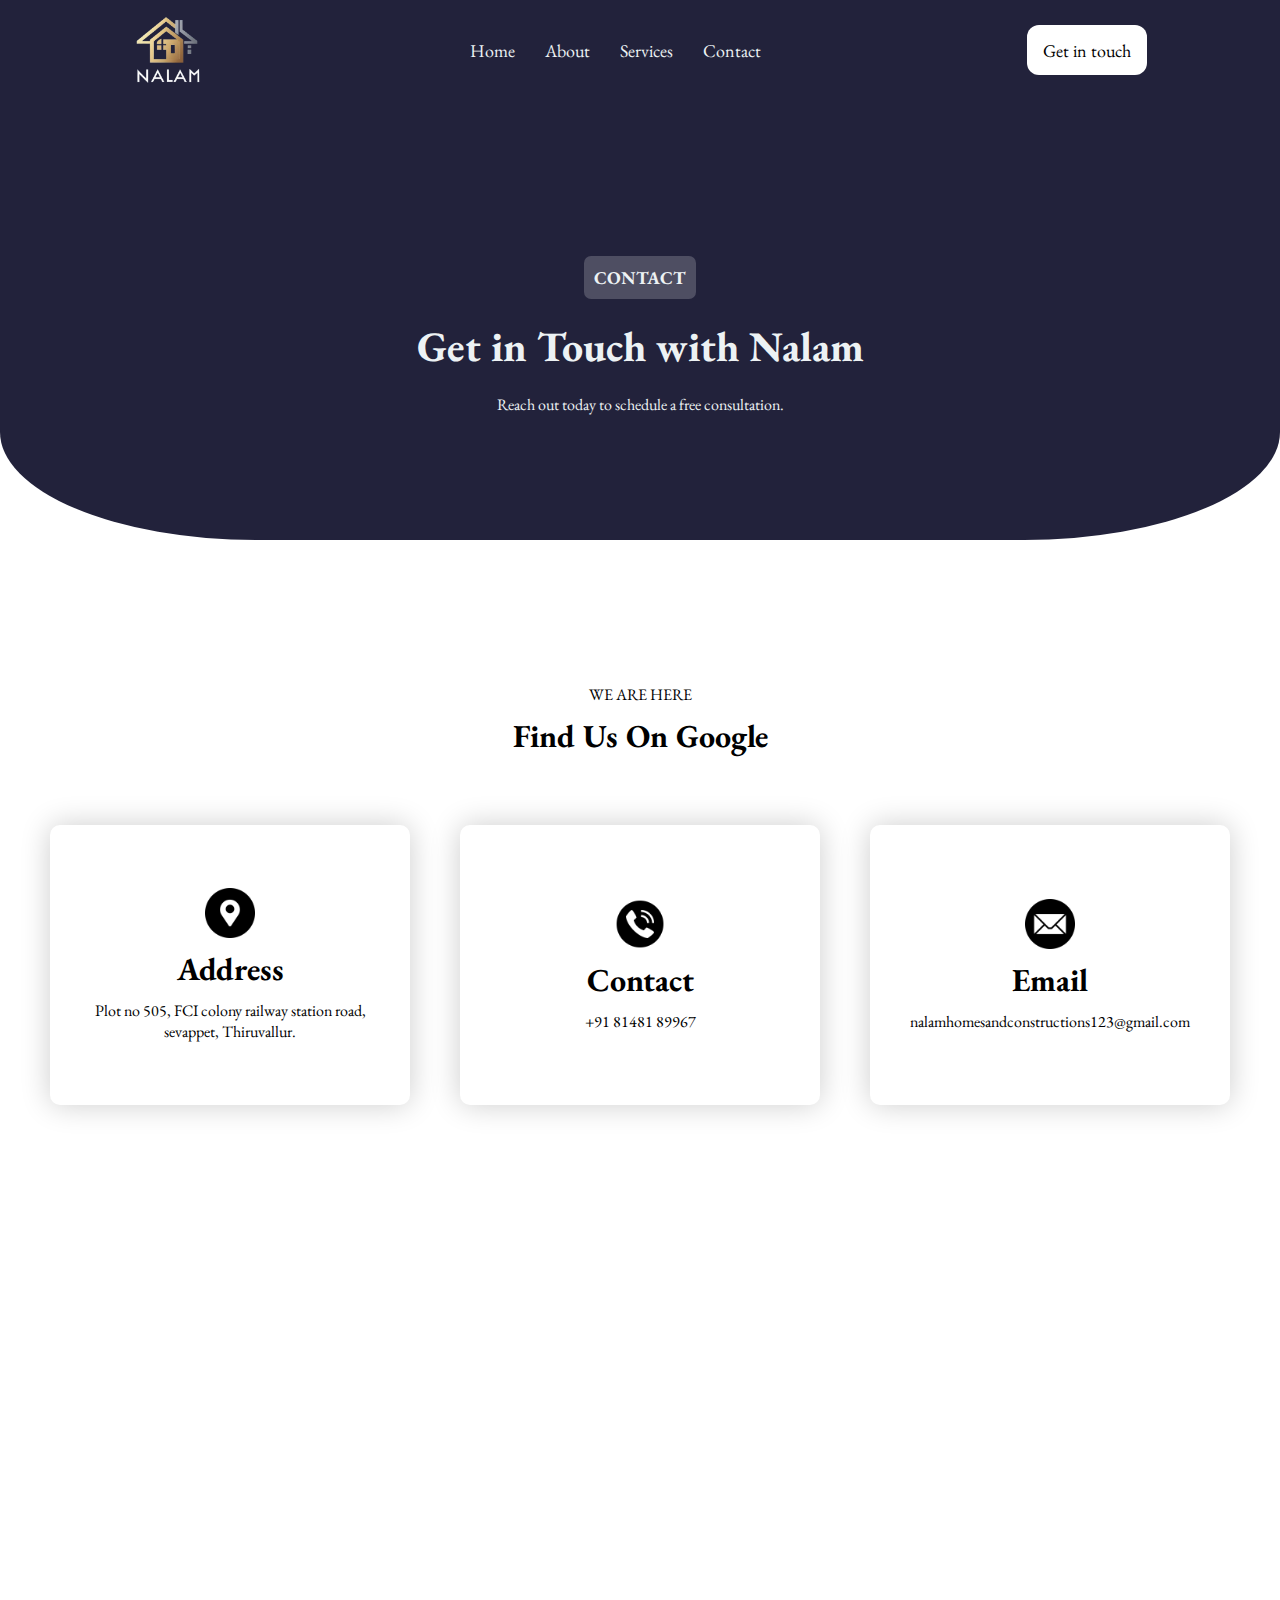
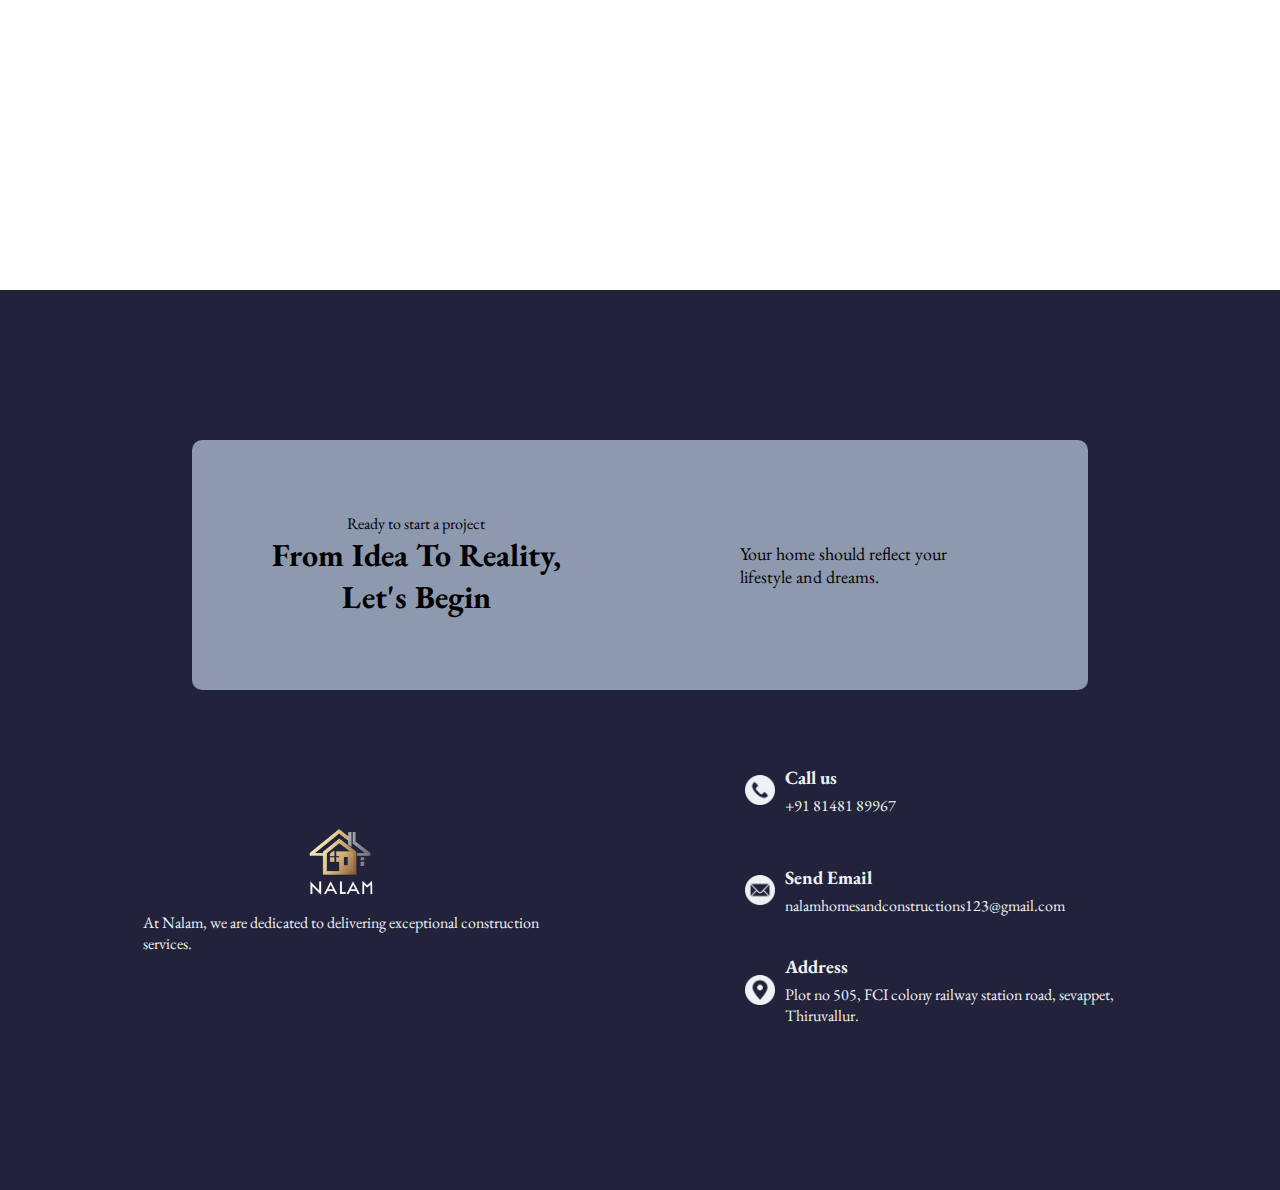
<file: contact.html>
<!DOCTYPE html>
<html lang="en">
<head>
    <meta charset="UTF-8">
    <meta name="viewport" content="width=device-width, initial-scale=1.0">
    <title>Nalam Construction</title>
    <link rel="stylesheet" href="./assets/pages-css/contact.css">
</head>
<body>
    <nav>
        <img src="./assets/img/logo.png" alt="Nalam Constructions Logo" id="logo-nalam">
        <ul>
            <li><a href="./index.html">Home</a></li>
            <li><a href="./about.html">About</a></li>
            <li><a href="./service.html">Services</a></li>
            <li><a href="./contact.html">Contact</a></li>
        </ul>
        <a href="#"><button id="in-touch">Get in touch</button></a>
    </nav>

    <section class="home">
        <div class="card">
            <h4>CONTACT</h4>
            <h1>Get in Touch with Nalam</h1>
            <p>Reach out today to schedule a free consultation.</p>
        </div>
    </section>

    <section class="findus">
        <div class="desc">
            <p>WE ARE HERE</p>
            <h1>Find Us On Google</h1>
        </div>

        <div class="card">
            <div class="box" id="box1">
                <img src="./assets/img/address.png" height="50px" alt="">
                <h1>Address</h1>
                <p>Plot no 505, FCI colony railway station road, sevappet, Thiruvallur.</p>
            </div>
            <div class="box" id="box2">
                <img src="./assets/img/call.png" alt="" height="50px">
                <h1>Contact</h1>
                <p>+91 81481 89967</p>
            </div>
            <div class="box" id="box3">
                <img src="./assets/img/email1.png" height="50px">
                <h1>Email</h1>
                <p>nalamhomesandconstructions123@gmail.com</p>
            </div>
        </div>
    </section>

    <section class="map">
        <iframe src="https://www.google.com/maps/embed?pb=!1m18!1m12!1m3!1d8073.147874756448!2d79.96352857759629!3d13.12553318085567!2m3!1f0!2f0!3f0!3m2!1i1024!2i768!4f13.1!3m3!1m2!1s0x3a528f0052845807%3A0x92654baa18f55d8a!2sF%20C%20I%20COLONY!5e0!3m2!1sen!2sin!4v1765463824203!5m2!1sen!2sin"  style="border: 1px;" allowfullscreen="" loading="lazy" referrerpolicy="no-referrer-when-downgrade"></iframe>
    </section>

    <section class="vist-us">
        <div class="card1">
            <div class="left">
                <p>Ready to start a project</p>
                <h1>From Idea To Reality,</h1>
                <h1>Let's Begin</h1>
            </div>
            <div class="right">
                <p>Your home should reflect your lifestyle and dreams.</p>
            </div>
        </div>

        <div class="card2">
            <div class="left">
                <div class="vist-logo"><img src="./assets/img/logo.png"></div>
                <p>At Nalam, we are dedicated to delivering exceptional construction services.</p>
            </div>
            <div class="right">
                <div class="con-details">
                    <img src="./assets/img/phone-call.png">
                    <div class="con-details-1">
                        <h3>Call us</h3>
                        <p>+91 81481 89967</p>
                    </div>
                </div>
                <div class="con-details" id="con-email">
                    <img src="./assets/img/email.png">
                    <div class="con-details-1">
                        <h3>Send Email</h3>
                        <p>nalamhomesandconstructions123@gmail.com</p>
                    </div>
                </div>
                <div class="con-details">
                    <img src="./assets/img/gps.png">
                    <div class="con-details-1">
                        <h3>Address</h3>
                        <p>Plot no 505, FCI colony railway station road, sevappet, Thiruvallur.</p>
                    </div>
                </div>
            </div>
        </div>
    </section>
    <script src="./assets/pages.js/script.js"></script>
</body>
</html>
</file>
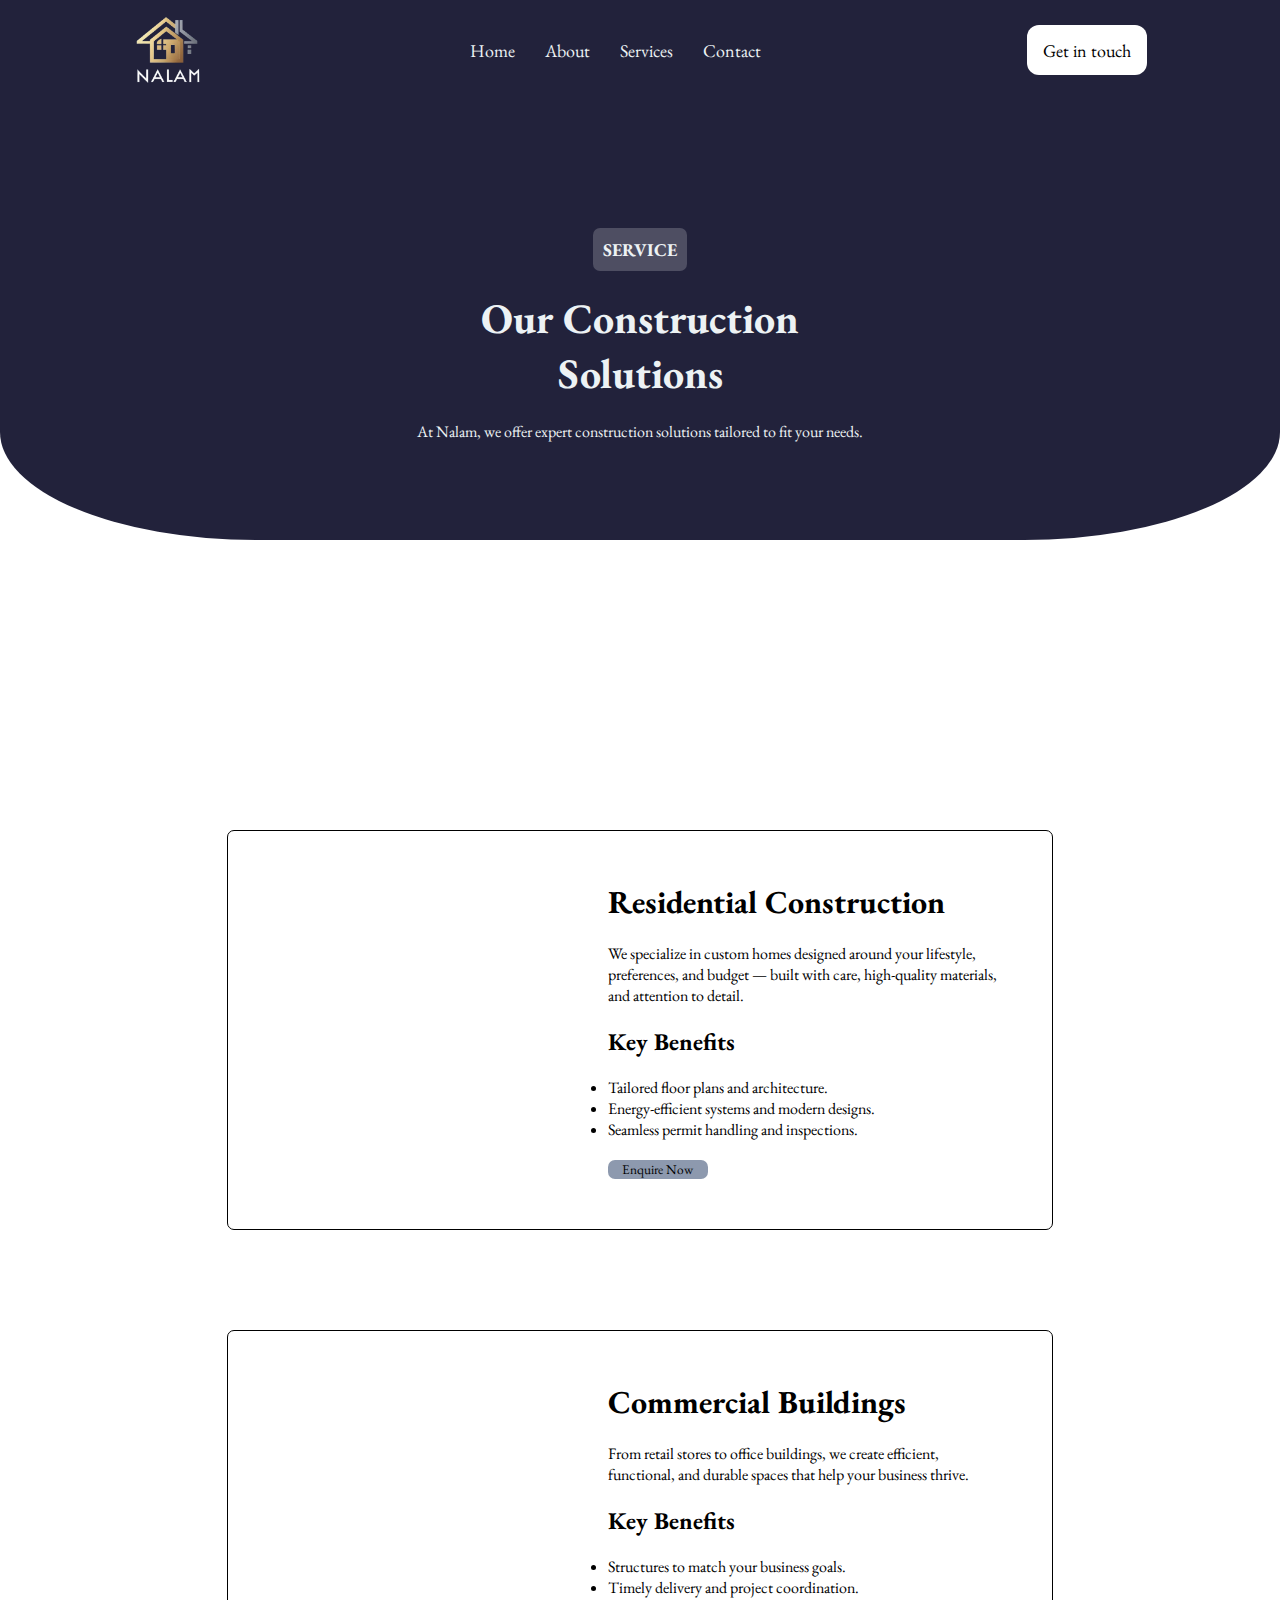
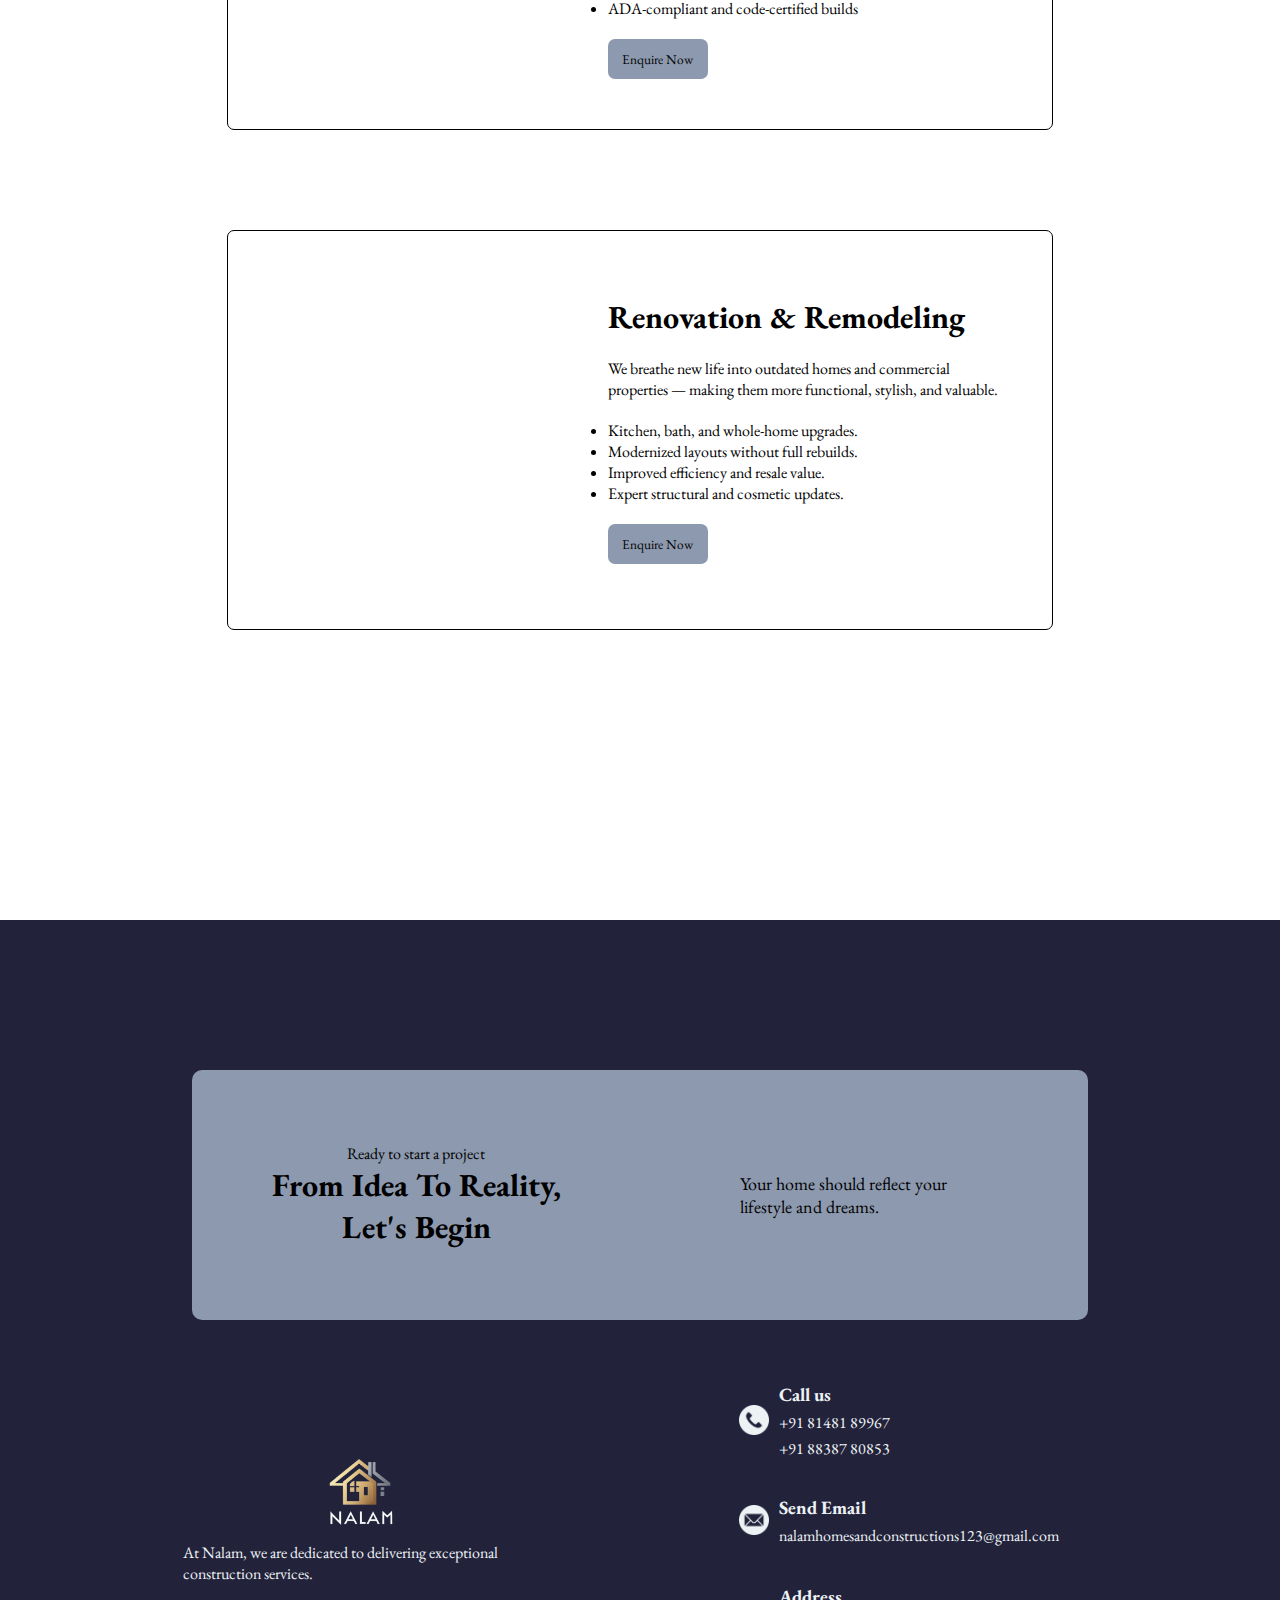
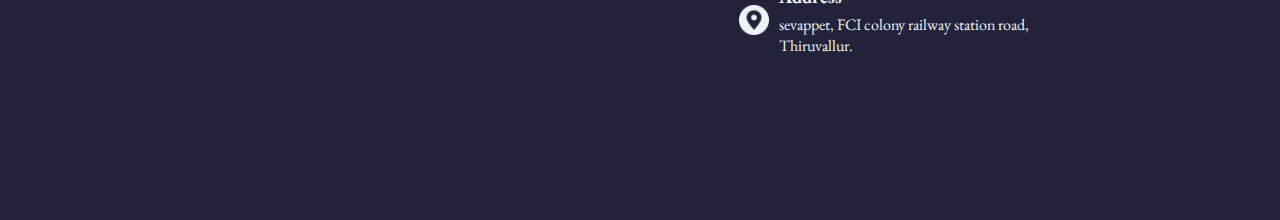
<file: service.html>
<!DOCTYPE html>
<html lang="en">
<head>
    <meta charset="UTF-8">
    <meta name="viewport" content="width=device-width, initial-scale=1.0">
    <title>Nalam Construction</title>
    <link rel="stylesheet" href="./assets/pages-css/service.css">
</head>
<body>
    <nav>
        <img src="./assets/img/logo.png" alt="Nalam Constructions Logo" id="logo-nalam">
        <ul>
            <li><a href="./index.html">Home</a></li>
            <li><a href="./about.html">About</a></li>
            <li><a href="./service.html">Services</a></li>
            <li><a href="./contact.html">Contact</a></li>
        </ul>
        <a href="./contact.html"><button id="in-touch">Get in touch</button></a>
    </nav>

    <section class="home">
        <div class="card">
            <h4>SERVICE</h4>
            <h1>Our Construction <br>Solutions</h1>
            <p>At Nalam, we offer expert construction solutions tailored to fit your needs.</p>
        </div>
    </section>

    <section class="service">
        <div class="card" id="card1">
            <div class="box" id="box1"></div>
            <div class="desc" id="desc1">
                <h1>Residential Construction</h1>
                <p>We specialize in custom homes designed around your lifestyle, preferences, and budget — built with care, high-quality materials, and attention to detail.</p>
                <h2>Key Benefits</h2>
                <ul>
                    <li>Tailored floor plans and architecture.</li>
                    <li>Energy-efficient systems and modern designs.</li>
                    <li>Seamless permit handling and inspections.</li>
                </ul>
                <button class="service-btn" onclick="window.location.href='contact.html'">Enquire Now</button>
            </div>
        </div>
        <div class="card" id="card2">
            <div class="box" id="box2"></div>
            <div class="desc" id="desc2">
                <h1>Commercial Buildings</h1>
                <p>From retail stores to office buildings, we create efficient, functional, and durable spaces that help your business thrive.</p>
                <h2>Key Benefits</h2>
                <ul>
                    <li>Structures to match your business goals.</li>
                    <li>Timely delivery and project coordination.</li>
                    <li>ADA-compliant and code-certified builds</li>
                </ul>
                <button class="service-btn" onclick="window.location.href='contact.html'">Enquire Now</button>
            </div>
        </div>
        <div class="card" id="card3">
            <div class="box" id="box3"></div>
            <div class="desc" id="desc3">
                <h1>Renovation & Remodeling</h1>
                <p>We breathe new life into outdated homes and commercial properties — making them more functional, stylish, and valuable.</h2>
                <ul>
                    <li>Kitchen, bath, and whole-home upgrades.</li>
                    <li>Modernized layouts without full rebuilds.</li>
                    <li>Improved efficiency and resale value.</li>
                    <li>Expert structural and cosmetic updates.</li>
                </ul>
                <button class="service-btn" onclick="window.location.href='contact.html'">Enquire Now</button>
            </div>
        </div>
    </section>

    <section class="vist-us">
        <div class="card1">
            <div class="left">
                <p>Ready to start a project</p>
                <h1>From Idea To Reality,</h1>
                <h1>Let's Begin</h1>
            </div>
            <div class="right">
                <p>Your home should reflect your lifestyle and dreams.</p>
            </div>
        </div>

        <div class="card2">
            <div class="left">
                <div class="vist-logo"><img src="./assets/img/logo.png"></div>
                <p>At Nalam, we are dedicated to delivering exceptional construction services.</p>
            </div>
            <div class="right">
                <div class="con-details">
                    <img src="./assets/img/phone-call.png">
                    <div class="con-details-1">
                        <h3>Call us</h3>
                        <p>+91 81481 89967</p>
                        <p>+91 88387 80853</p>
                    </div>
                </div>
                <div class="con-details" id="con-email">
                    <img src="./assets/img/email.png">
                    <div class="con-details-1">
                        <h3>Send Email</h3>
                        <p>nalamhomesandconstructions123@gmail.com</p>
                    </div>
                </div>
                <div class="con-details">
                    <img src="./assets/img/gps.png">
                    <div class="con-details-1">
                        <h3>Address</h3>
                        <p>sevappet, FCI colony railway station road, Thiruvallur.</p>
                    </div>
                </div>
            </div>
        </div>
    </section>
    <script src="./assets/pages.js/script.js"></script>
</body>
</html>
</file>
<file: assets/pages-css/contact.css>
@import url("https://fonts.googleapis.com/css2?family=EB+Garamond:ital,wght@0,400..800;1,400..800&display=swap");

@keyframes popinleft {
    from {
        transform: translate(-100px, 0);
        opacity: 0;
    }

    to {
        transform: translate(0, 0);
        opacity: 1;
    }
}

@keyframes popinright {
    from {
        transform: translate(100px, 0);
        opacity: 0;
    }

    to {
        transform: translate(0, 0);
        opacity: 1;
    }
}

@keyframes appear {
    from {
        opacity: 0;
        scale: 0.5;
    }

    to {
        opacity: 1;
        scale: 1;
    }
}

:root {
    --primary-color: #22223b;
    --secondary-color: #8d99ae;
    --text-color: #edf2f4;
    --radius: 10px;
    --heading-size: 22px;
    --title-size: 42px;
    --normal-size: 18px;
}

::-webkit-scrollbar {
    display: none;
    scroll-behavior: smooth;
}

* {
    margin: 0;
    padding: 0;
    box-sizing: border-box;
    font-family: "EB Garamond", serif;
}

/* ---------------- NAVBAR ---------------- */
nav {
    background: var(--primary-color);
    height: 100px;
    width: 100vw;
    display: flex;
    justify-content: space-around;
    align-items: center;
    font-size: var(--normal-size);
    position: fixed;
    z-index: 1;
}

nav img {
    height: 70px;
    animation: popinleft 0.8s ease forwards;
}

nav ul {
    display: flex;
    list-style: none;
    align-items: center;
    gap: 30px;
}

nav a {
    color: var(--text-color);
    text-decoration: none;
}

nav li {
    position: relative;
}

nav li::before {
    content: '';
    position: absolute;
    bottom: 0;
    width: 0;
    opacity: 0;
    border: 1px solid white;
    transition: .3s ease-in-out;
}

nav li:hover::before {
    width: 100%;
    opacity: 1;
}

nav button {
    height: 50px;
    width: 120px;
    border: none;
    outline: none;
    border-radius: 12px;
    background: #fff;
    font-size: var(--normal-size);
    position: relative;
    z-index: 2;
    overflow: hidden;
    transition: .2s ease-in-out;
}

nav button:hover {
    color: #fff;
    transform: scale(1.02);
}

nav button::before {
    content: '';
    position: absolute;
    inset: 0;
    width: 0;
    height: 100%;
    background: var(--secondary-color);
    border-radius: inherit;
    z-index: -1;
    transition: width .3s ease-in-out;
}

nav button:hover::before {
    width: 100%;
}

/* ---------------- HOME SECTION ---------------- */
.home {
    height: 60vh;
    width: 100vw;
    display: flex;
    justify-content: center;
    align-items: center;
    flex-direction: column;
    position: relative;
}

.home .card {
    height: 60vh;
    width: 100%;
    background: var(--primary-color);
    border-bottom-left-radius: 20%;
    border-bottom-right-radius: 20%;
    display: flex;
    justify-content: space-between;
    overflow: hidden;
    padding-top: 130px;
    color: var(--text-color);

    display: flex;
    justify-content: center;
    align-items: center;
    flex-direction: column;
    gap: 10px;
}

.home h4{
    border-radius: 7px;
    padding: 10px;
    font-size: var(--normal-size);
    background: rgb(255, 255, 255, 0.2);
}

.home h1{
    margin: 10px 0 10px 0;
    text-align: center;
    font-size: var(--title-size);
}

.findus{
    height: 80vh;
    width: 100vw;
    display: flex;
    justify-content: center;
    align-items: center;
    flex-direction: column;
    gap: 20px;
}

.desc{
    height: 100px;
    width: 100%;
    display: flex;
    justify-content: center;
    align-items: center;
    flex-direction: column;
    gap: 10px;
    margin-top: 10px;
}

.card{
    height: 350px;
    width: 100%;
    display: flex;
    justify-content: space-evenly;
    align-items: center;
    gap: 50px;
    padding: 0 50px;
}

.box{
    height: 80%;
    flex: 1 1 150px;
    display: flex;
    justify-content: center;
    align-items: center;
    flex-direction: column;
    gap: 10px;
    border-radius: 10px;
    padding: 20px;
    text-align: center;
    box-shadow: 0 0 30px rgb(0, 0, 0, 0.2);
}

.map{
    height: 70vh;
    width: 100%;
    display: flex;
    justify-content: center;
    align-items: center;
}

.map iframe{
    height: 90%;
    width: 90%;
}

.vist-us {
    height: 100vh;
    width: 100vw;
    background: var(--primary-color);
    color: var(--text-color);
    display: flex;
    flex-direction: column;
    justify-content: center;
    align-items: center;
    gap: 50px;
}

.vist-us .card1 {
    height: 250px;
    width: 70%;
    background: var(--secondary-color);
    color: black;
    border-radius: 10px;
    display: flex;
    align-items: center;
    justify-content: center;
}

.vist-us .card1 .left,
.vist-us .card1 .right {
    width: 50%;
    height: 100%;
    display: flex;
    flex-direction: column;
    justify-content: center;
    align-items: center;
}

.vist-us .card1 .right {
    padding: 100px;
    font-size: var(--normal-size);
}

.vist-us .card2 {
    height: 300px;
    display: flex;
    align-items: center;
    justify-content: center;
}

.vist-us .card2 .left,
.vist-us .card2 .right {
    width: 50%;
    height: 100%;
    display: flex;
    flex-direction: column;
    justify-content: center;
    align-items: center;
}

.vist-us .card2 .left {
    padding: 0 100px;
    gap: 10px;
}

.vist-us .card2 .right {
    padding: 0 50px;
}

.vist-us .vist-logo img {
    height: 70px;
}

.con-details {
    height: calc(100% / 3);
    width: 100%;
    display: flex;
    align-items: center;
    justify-content: center;
    gap: 10px;
}

.con-details img {
    height: 30px;
}

.con-details-1 {
    width: 70%;
    display: flex;
    flex-direction: column;
    justify-content: center;
    gap: 5px;
}

/* ================= MOBILE (MAX-WIDTH: 600PX) ================= */

@media (max-width: 600px) {

    /* NAVBAR */
    nav {
        height: 80px;
        padding: 0 20px;
        justify-content: space-between;
    }

    nav ul {
        display: none; /* hide menu for now */
    }

    nav img {
        height: 50px;
    }

    nav button {
        height: 40px;
        width: 100px;
        font-size: 14px;
    }


    /* HOME */
    .home {
        height: 50vh;
    }

    .home .card {
        height: 50vh;
        padding-top: 100px;
        border-bottom-left-radius: 10%;
        border-bottom-right-radius: 10%;
    }

    .home h1 {
        font-size: 28px;
        padding: 0 10px;
    }

    .home h4 {
        font-size: 16px;
    }


    /* FIND US */
    .findus {
        height: auto;
        padding: 20px 0;
    }

    .card {
        height: auto;
        flex-direction: column;
        padding: 0 20px;
        gap: 20px;
    }

    .box {
        width: 100%;
        height: auto;
        padding: 20px;
        gap: 10px;
    }

    .box img {
        height: 40px;
    }


    /* MAP */
    .map {
        height: 50vh;
    }

    .map iframe {
        height: 100%;
        width: 95%;
    }


    /* VISIT US SECTION */
    .vist-us {
        height: auto;
        padding: 40px 0;
        gap: 20px;
    }

    .vist-us .card1 {
        width: 90%;
        flex-direction: column;
        height: auto;
        padding: 20px;
        text-align: center;
        gap: 10px;
    }

    .vist-us .card1 .left,
    .vist-us .card1 .right {
        width: 100%;
        padding: 0;
    }

    .vist-us .card1 .right {
        padding: 10px;
        font-size: 16px;
    }


    /* CARD 2 */
    .vist-us .card2 {
        flex-direction: column;
        height: auto;
        gap: 20px;
    }

    .vist-us .card2 .left,
    .vist-us .card2 .right {
        width: 100%;
        padding: 0 20px;
        text-align: center;
    }

    .vist-us .card2 .left {
        gap: 10px;
    }

    .vist-us .vist-logo img {
        height: 60px;
    }

    .con-details {
        width: 100%;
        height: auto;
        justify-content: flex-start;
    }

    .con-details img {
        height: 25px;
    }

    .con-details-1 {
        width: 100%;
        align-items: flex-start;
    }
}
</file>
<file: assets/pages-css/service.css>
@import url("https://fonts.googleapis.com/css2?family=EB+Garamond:ital,wght@0,400..800;1,400..800&display=swap");

@keyframes popinleft {
    from {
        transform: translate(-100px, 0);
        opacity: 0;
    }

    to {
        transform: translate(0, 0);
        opacity: 1;
    }
}

@keyframes popinright {
    from {
        transform: translate(100px, 0);
        opacity: 0;
    }

    to {
        transform: translate(0, 0);
        opacity: 1;
    }
}

@keyframes appear {
    from {
        opacity: 0;
        scale: 0.5;
    }

    to {
        opacity: 1;
        scale: 1;
    }
}

:root {
    --primary-color: #22223b;
    --secondary-color: #8d99ae;
    --text-color: #edf2f4;
    --radius: 10px;
    --heading-size: 22px;
    --title-size: 42px;
    --normal-size: 18px;
}

::-webkit-scrollbar {
    display: none;
    scroll-behavior: smooth;
}

* {
    margin: 0;
    padding: 0;
    box-sizing: border-box;
    font-family: "EB Garamond", serif;
}

/* ---------------- NAVBAR ---------------- */
nav {
    background: var(--primary-color);
    height: 100px;
    width: 100vw;
    display: flex;
    justify-content: space-around;
    align-items: center;
    font-size: var(--normal-size);
    position: fixed;
    z-index: 1;
}

nav img {
    height: 70px;
    animation: popinleft 0.8s ease forwards;
}

nav ul {
    display: flex;
    list-style: none;
    align-items: center;
    gap: 30px;
}

nav a {
    color: var(--text-color);
    text-decoration: none;
}

nav li {
    position: relative;
}

nav li::before {
    content: '';
    position: absolute;
    bottom: 0;
    width: 0;
    opacity: 0;
    border: 1px solid white;
    transition: .3s ease-in-out;
}

nav li:hover::before {
    width: 100%;
    opacity: 1;
}

nav button {
    height: 50px;
    width: 120px;
    border: none;
    outline: none;
    border-radius: 12px;
    background: #fff;
    font-size: var(--normal-size);
    position: relative;
    z-index: 2;
    overflow: hidden;
    transition: .2s ease-in-out;
}

nav button:hover {
    color: #fff;
    transform: scale(1.02);
}

nav button::before {
    content: '';
    position: absolute;
    inset: 0;
    width: 0;
    height: 100%;
    background: var(--secondary-color);
    border-radius: inherit;
    z-index: -1;
    transition: width .3s ease-in-out;
}

nav button:hover::before {
    width: 100%;
}

/* ---------------- HOME SECTION ---------------- */
.home {
    height: 60vh;
    width: 100vw;
    display: flex;
    justify-content: center;
    align-items: center;
    flex-direction: column;
    position: relative;
}

.home .card {
    height: 60vh;
    width: 100%;
    background: var(--primary-color);
    border-bottom-left-radius: 20%;
    border-bottom-right-radius: 20%;
    display: flex;
    justify-content: space-between;
    overflow: hidden;
    padding-top: 130px;
    color: var(--text-color);

    display: flex;
    justify-content: center;
    align-items: center;
    flex-direction: column;
    gap: 10px;
}

.home h4{
    border-radius: 7px;
    padding: 10px;
    font-size: var(--normal-size);
    background: rgb(255, 255, 255, 0.2);
}

.home h1{
    margin: 10px 0 10px 0;
    text-align: center;
    font-size: var(--title-size);
}

/* -----------service---------- */

.service{
    height: 220vh;
    width: 100vw;
    display: flex;
    justify-content: center;
    align-items: center;
    flex-direction: column;
    gap: 100px;
    padding: 0 50px;
    
}

.service .card{
    height: 400px;
    width: 70%;
    display: flex;
    border: 1px solid;
    border-radius: 7px;
}

.service .box{
    height: 100%;
    width: 40%;
    border-top-right-radius: 50%;
    border-bottom-left-radius: 7px;
    border-top-left-radius: 7px;
}

.service .desc{
    height: 100%;
    width: 60%;
    display: flex;
    flex-direction: column;
    align-items: flex-start;
    justify-content: center;
    padding: 50px;
    gap: 20px;
}

#box1{
    background-image: url("https://c4.wallpaperflare.com/wallpaper/846/173/87/5c1cbaf96bcec-wallpaper-preview.jpg");
    background-size: cover;
    background-position: right;
    background-repeat: no-repeat;
}

#box2{
    background-image: url("https://w0.peakpx.com/wallpaper/441/409/HD-wallpaper-3d-house-design-modern-exterior-design-modern-house.jpg");
    background-size: cover;
    background-position: right;
    background-repeat: no-repeat;
}

#box3{
    background-image: url("https://wallpapers.com/images/hd/modern-extravagant-house-3elekqaave0kg6mr.jpg");
    background-size: cover;
    background-position: right;
    background-repeat: no-repeat;
}

.vist-us {
    height: 100vh;
    width: 100vw;
    background: var(--primary-color);
    color: var(--text-color);
    display: flex;
    flex-direction: column;
    justify-content: center;
    align-items: center;
    gap: 50px;
}

.vist-us .card1 {
    height: 250px;
    width: 70%;
    background: var(--secondary-color);
    color: black;
    border-radius: 10px;
    display: flex;
    align-items: center;
    justify-content: center;
}

.vist-us .card1 .left,
.vist-us .card1 .right {
    width: 50%;
    height: 100%;
    display: flex;
    flex-direction: column;
    justify-content: center;
    align-items: center;
}

.vist-us .card1 .right {
    padding: 100px;
    font-size: var(--normal-size);
}

.vist-us .card2 {
    height: 300px;
    display: flex;
    align-items: center;
    justify-content: center;
}

.vist-us .card2 .left,
.vist-us .card2 .right {
    width: 50%;
    height: 100%;
    display: flex;
    flex-direction: column;
    justify-content: center;
    align-items: center;
}

.vist-us .card2 .left {
    padding: 0 100px;
    gap: 10px;
}

.vist-us .card2 .right {
    padding: 0 50px;
}

.vist-us .vist-logo img {
    height: 70px;
}

.con-details {
    height: calc(100% / 3);
    width: 100%;
    display: flex;
    align-items: center;
    justify-content: center;
    gap: 10px;
}

.con-details img {
    height: 30px;
}

.con-details-1 {
    width: 70%;
    display: flex;
    flex-direction: column;
    justify-content: center;
    gap: 5px;
}

.service-btn{
    height: 40px;
    width: 100px;
    background: var(--secondary-color);
    border-radius: 7px;
    border: none;
    outline: none;
}

/* ---------------- MOBILE RESPONSIVE (max 600px) ---------------- */

@media (max-width: 600px) {

    /* NAVBAR */
    nav {
        height: 80px;
        justify-content: space-between;
        padding: 0 20px;
        position: static;
    }

    nav ul {
        display: none;
    }

    nav img {
        height: 50px;
    }

    nav button {
        height: 40px;
        width: 100px;
        font-size: 14px;
    }

    /* HOME SECTION */
    .home {
        height: auto;
        padding-top: 0px;
        text-align: center;
    }

    .home .card {
        height: auto;
        padding: 40px 20px;
        border-bottom-left-radius: 0;
        border-bottom-right-radius: 0;
    }

    .home h1 {
        font-size: 28px;
        line-height: 34px;
    }

    /* SERVICE MAIN SECTION */
    .service {
        height: auto;
        padding: 20px;
        gap: 50px;
    }

    .service .card {
        flex-direction: column;
        width: 100%;
        height: auto;
    }

    .service .box {
        width: 100%;
        height: 200px;
        border-radius: 7px 7px 0 0 !important;
    }

    .service .desc {
        width: 100%;
        height: auto;
        padding: 30px;
        text-align: left;
        gap: 15px;
    }

    .service h1 {
        font-size: 22px;
    }

    .service p,
    .service li {
        font-size: 16px;
    }

    .service button {
        height: 40px;
        width: 130px;
        font-size: 15px;
    }

    /* VISIT US */
    .vist-us {
        height: auto;
        padding: 30px 10px;
        gap: 30px;
    }

    .vist-us .card1 {
        flex-direction: column;
        height: auto;
        width: 90%;
        padding: 20px;
        gap: 20px;
        text-align: center;
    }

    .vist-us .card1 .left,
    .vist-us .card1 .right {
        width: 100%;
        padding: 0;
        text-align: center;
    }

    .vist-us .card2 {
        flex-direction: column;
        width: 90%;
        height: auto;
        gap: 20px;
        padding: 10px;
    }

    .vist-us .card2 .left,
    .vist-us .card2 .right {
        width: 100%;
        padding: 10px;
        text-align: center;
    }

    .vist-logo img {
        height: 50px;
    }

    .con-details {
        height: auto;
        justify-content: flex-start;
        margin: 10px 0;
    }

    .con-details img {
        height: 25px;
    }

    /* Email block hidden */
    #con-email {
        display: none;
    }
}
</file>
